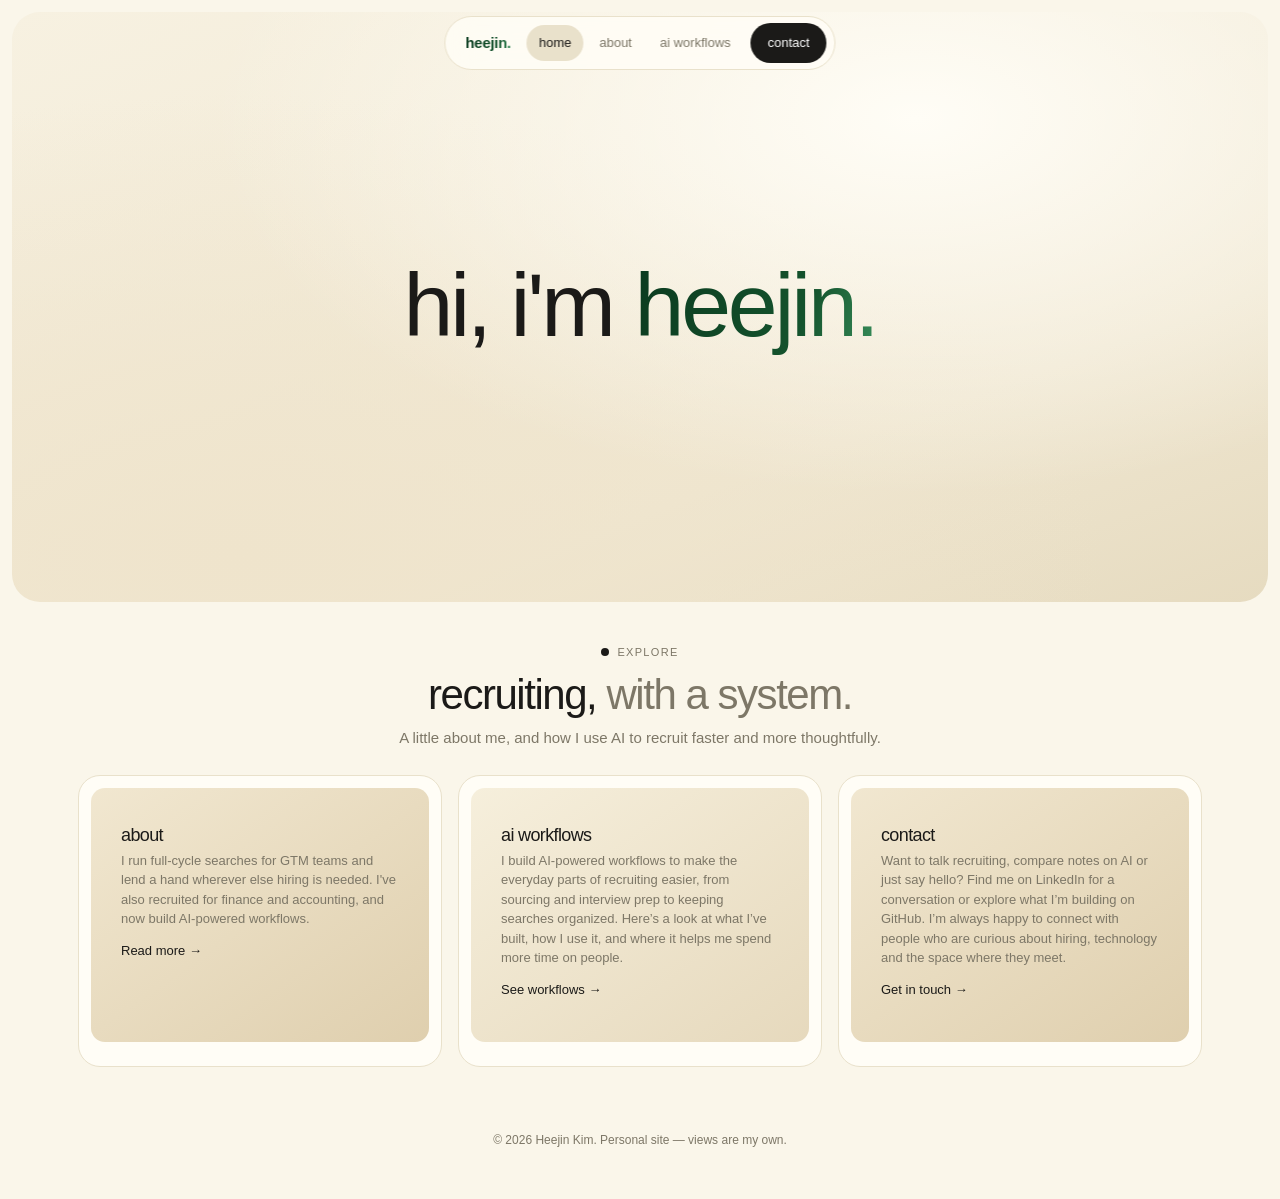
<file: index.html>
<!DOCTYPE html>
<html lang="en">
<head>
<meta charset="utf-8">
<meta name="viewport" content="width=device-width, initial-scale=1">
<meta http-equiv="Content-Security-Policy" content="default-src 'self'; style-src 'self' 'unsafe-inline'; img-src 'self' data:; script-src 'none'; object-src 'none'; base-uri 'none'; form-action 'none'">
<meta name="referrer" content="strict-origin-when-cross-origin">
<title>Heejin Kim — Talent Partner</title>
<meta name="description" content="Heejin Kim is a recruiter who builds great teams.">
<link rel="stylesheet" href="style.css">
</head>
<body>

<nav aria-label="Primary">
  <b class="name">heejin.</b>
  <a class="l on" href="index.html" aria-current="page">Home</a>
  <a class="l" href="about.html">About</a>
  <a class="l" href="ai-workflows.html">AI Workflows</a>
  <a class="btn dark" href="contact.html">Contact</a>
</nav>

<header class="hero">
  <div class="in">
    <h1>hi, i'm <span class="name">heejin.</span></h1>
</div>
</header>

<section>
  <div class="wrap">
    <div class="eyebrow">Explore</div>
    <h2>Recruiting, <span>with a system.</span></h2>
    <p class="lede">A little about me, and how I use AI to recruit faster and more thoughtfully.</p>
    <div class="three">
      <a class="c" href="about.html"><div class="ph tile" data-label=""><h3>About</h3><p>I run full-cycle searches for GTM teams and lend a hand wherever else hiring is needed. I've also recruited for finance and accounting, and now build AI-powered workflows.</p><span class="go">Read more →</span></div></a>
      <a class="c" href="ai-workflows.html"><div class="ph d2 tile" data-label=""><h3>AI Workflows</h3><p>I build AI-powered workflows to make the everyday parts of recruiting easier, from sourcing and interview prep to keeping searches organized. Here’s a look at what I’ve built, how I use it, and where it helps me spend more time on people.</p><span class="go">See workflows →</span></div></a>
      <a class="c" href="contact.html"><div class="ph tile" data-label=""><h3>Contact</h3><p>Want to talk recruiting, compare notes on AI or just say hello? Find me on LinkedIn for a conversation or explore what I’m building on GitHub. I’m always happy to connect with people who are curious about hiring, technology and the space where they meet.</p><span class="go">Get in touch →</span></div></a>
    </div>
  </div>
</section>

<footer>© 2026 Heejin Kim. Personal site — views are my own.</footer>
</body>
</html>
</file>
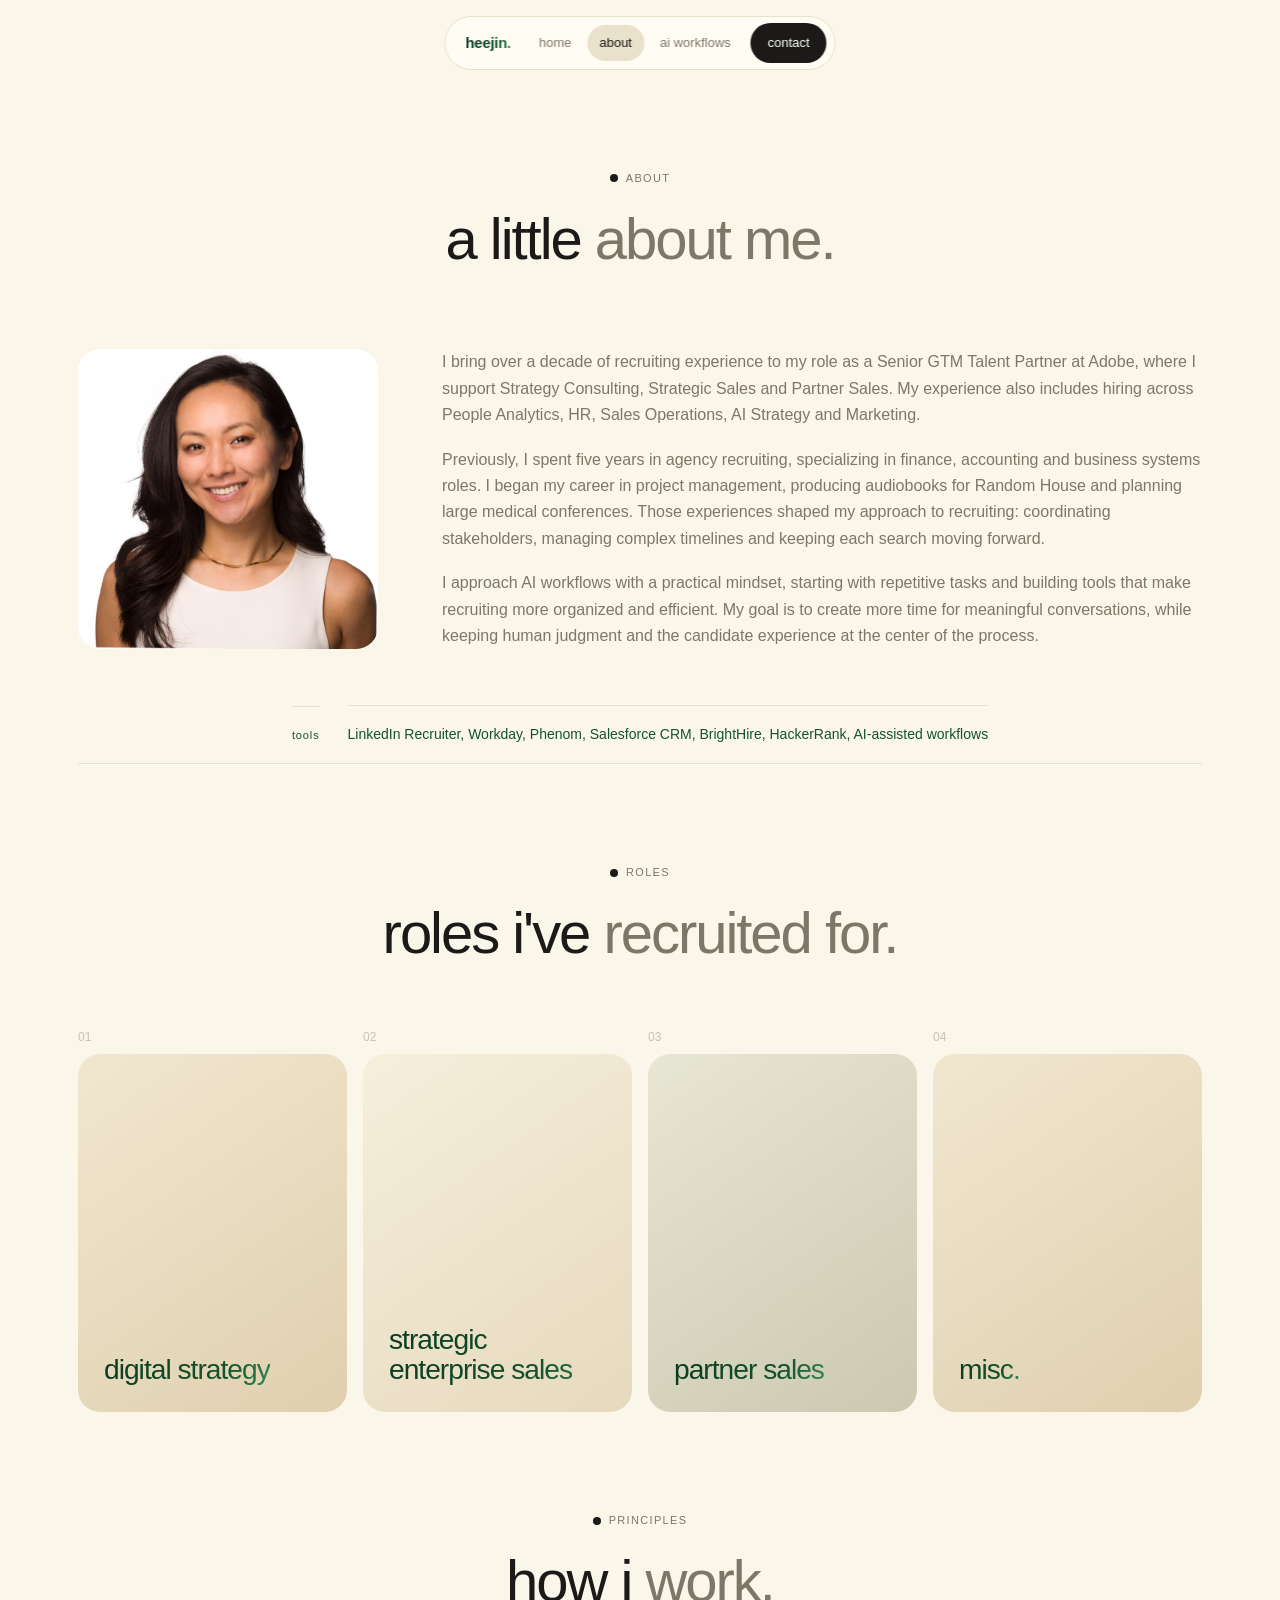
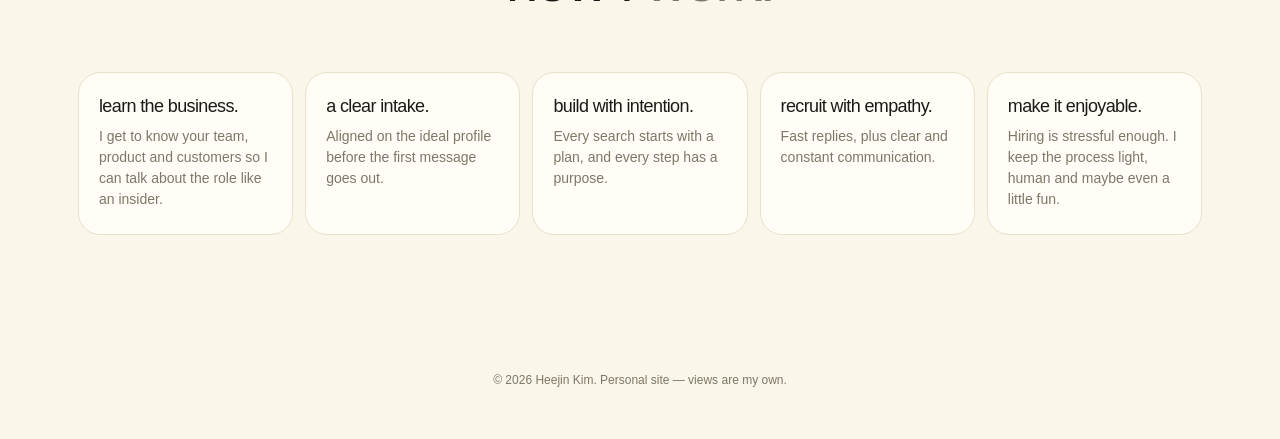
<file: about.html>
<!DOCTYPE html>
<html lang="en">
<head>
<meta charset="utf-8">
<meta name="viewport" content="width=device-width, initial-scale=1">
<meta http-equiv="Content-Security-Policy" content="default-src 'self'; style-src 'self' 'unsafe-inline'; img-src 'self' data:; script-src 'none'; object-src 'none'; base-uri 'none'; form-action 'none'">
<meta name="referrer" content="strict-origin-when-cross-origin">
<title>About — Heejin Kim</title>
<meta name="description" content="About Heejin Kim, Talent Partner and Recruiter.">
<link rel="stylesheet" href="style.css">
<style>
/* page-specific sizing, kept here so it works even if style.css is out of date */
.phead h1.sm{font-size:clamp(34px,5vw,58px)}
.spec{grid-template-columns:minmax(0,300px) 1fr;gap:64px;align-items:start}
.spec .portrait{display:block;width:100%;max-width:300px;height:auto;aspect-ratio:auto;object-fit:contain;border-radius:22px}
@media(max-width:860px){.spec{grid-template-columns:1fr}.spec .portrait{max-width:240px}}
/* about: photo on the left, text on the right, photo vertically centered to the text */
.about-grid{display:grid;grid-template-columns:minmax(0,300px) 1fr;gap:64px;align-items:center}
.about-grid .portrait{display:block;width:100%;max-width:300px;height:auto;aspect-ratio:auto;object-fit:contain;border-radius:22px;margin:0}
.about-text p{color:var(--muted);font-size:16px;line-height:1.65;margin:0 0 18px;max-width:none}
.about-text p:last-child{margin-bottom:0}
.about-grid + dl.facts{margin-top:56px;grid-template-columns:100px 1fr}
@media(max-width:860px){.about-grid{grid-template-columns:1fr;gap:28px;justify-items:start}.about-grid .portrait{max-width:240px}}
/* tools row: centered */
.about-grid + dl.facts,dl.facts{display:flex;flex-wrap:wrap;justify-content:center;align-items:baseline;gap:6px 28px;text-align:center}
.about-grid + dl.facts dt,.about-grid + dl.facts dd,dl.facts dt,dl.facts dd{margin:0}
.about-grid + dl.facts dt,.about-grid + dl.facts dd,dl.facts dt,dl.facts dd{color:#14532d}
</style>
</head>
<body>

<nav aria-label="Primary">
  <b class="name">heejin.</b>
  <a class="l" href="index.html">Home</a>
  <a class="l on" href="about.html" aria-current="page">About</a>
  <a class="l" href="ai-workflows.html">AI Workflows</a>
  <a class="btn dark" href="contact.html">Contact</a>
</nav>

<header class="phead">
  <div class="wrap">
    <div class="eyebrow">About</div>
    <h1 class="sm">a little <span>about me.</span></h1>
  </div>
</header>

<section style="padding-top:20px">
  <div class="wrap">
    <div class="about-grid">
      <img class="portrait" src="heejin.jpg" alt="Portrait of Heejin Kim">
      <div class="about-text">
        <p>I bring over a decade of recruiting experience to my role as a Senior GTM Talent Partner at Adobe, where I support Strategy Consulting, Strategic Sales and Partner Sales. My experience also includes hiring across People Analytics, HR, Sales Operations, AI Strategy and Marketing.</p>
        <p>Previously, I spent five years in agency recruiting, specializing in finance, accounting and business systems roles. I began my career in project management, producing audiobooks for Random House and planning large medical conferences. Those experiences shaped my approach to recruiting: coordinating stakeholders, managing complex timelines and keeping each search moving forward.</p>
        <p>I approach AI workflows with a practical mindset, starting with repetitive tasks and building tools that make recruiting more organized and efficient. My goal is to create more time for meaningful conversations, while keeping human judgment and the candidate experience at the center of the process.</p>
      </div>
    </div>
    <dl class="facts">
      <dt>Tools</dt><dd>LinkedIn Recruiter, Workday, Phenom, Salesforce CRM, BrightHire, HackerRank, AI-assisted workflows</dd>
    </dl>
  </div>
</section>

<section style="padding-top:0">
  <div class="wrap">
    <div class="eyebrow">Roles</div>
    <h2>roles i've <span>recruited for.</span></h2>
    <div class="team">
      <div><div class="ix">01</div>
        <div class="card" tabindex="0"><div class="inner">
          <div class="face front ph"><h3>Digital Strategy</h3></div>
          <div class="face back"><ul><li>Digital Strategist</li><li>Digital Strategy Director</li><li>Value Consultant / Engineer</li><li>Industry Strategist</li></ul></div>
        </div></div></div>
      <div><div class="ix">02</div>
        <div class="card" tabindex="0"><div class="inner">
          <div class="face front ph d2"><h3>Strategic Enterprise Sales</h3></div>
          <div class="face back"><ul><li>Global Account Director</li><li>Strategic Account Director</li><li>Strategic Pursuit Lead</li><li>Strategic Pursuit Specialist</li></ul></div>
        </div></div></div>
      <div><div class="ix">03</div>
        <div class="card" tabindex="0"><div class="inner">
          <div class="face front ph d3"><h3>Partner Sales</h3></div>
          <div class="face back"><ul><li>Global Alliance Director</li><li>Regional Alliance Manager</li><li>Field Facing Partner Sales Manager</li><li>Partner Portfolio Strategist</li><li>Partner Enablement</li></ul></div>
        </div></div></div>
      <div><div class="ix">04</div>
        <div class="card" tabindex="0"><div class="inner">
          <div class="face front ph"><h3>Misc.</h3></div>
          <div class="face back"><ul><li>Human Resources Business Partner</li><li>People Analytics</li><li>Product Marketing Manager</li><li>Product Manager</li><li>Solutions Consultant</li><li>Sales Operations</li><li>Talent Marketing</li><li>Finance</li><li>Accounting</li></ul></div>
        </div></div></div>
    </div>
  </div>
</section>

<section style="padding-top:0">
  <div class="wrap">
    <div class="eyebrow">Principles</div>
    <h2>how i <span>work.</span></h2>
    <div class="vals">
      <div><h3>Learn the business.</h3><p>I get to know your team, product and customers so I can talk about the role like an insider.</p></div>
      <div><h3>A clear intake.</h3><p>Aligned on the ideal profile before the first message goes out.</p></div>
      <div><h3>Build with intention.</h3><p>Every search starts with a plan, and every step has a purpose.</p></div>
      <div><h3>Recruit with empathy.</h3><p>Fast replies, plus clear and constant communication.</p></div>
      <div><h3>Make it enjoyable.</h3><p>Hiring is stressful enough. I keep the process light, human and maybe even a little fun.</p></div>
    </div>
  </div>
</section>

<footer>© 2026 Heejin Kim. Personal site — views are my own.</footer>
</body>
</html>
</file>
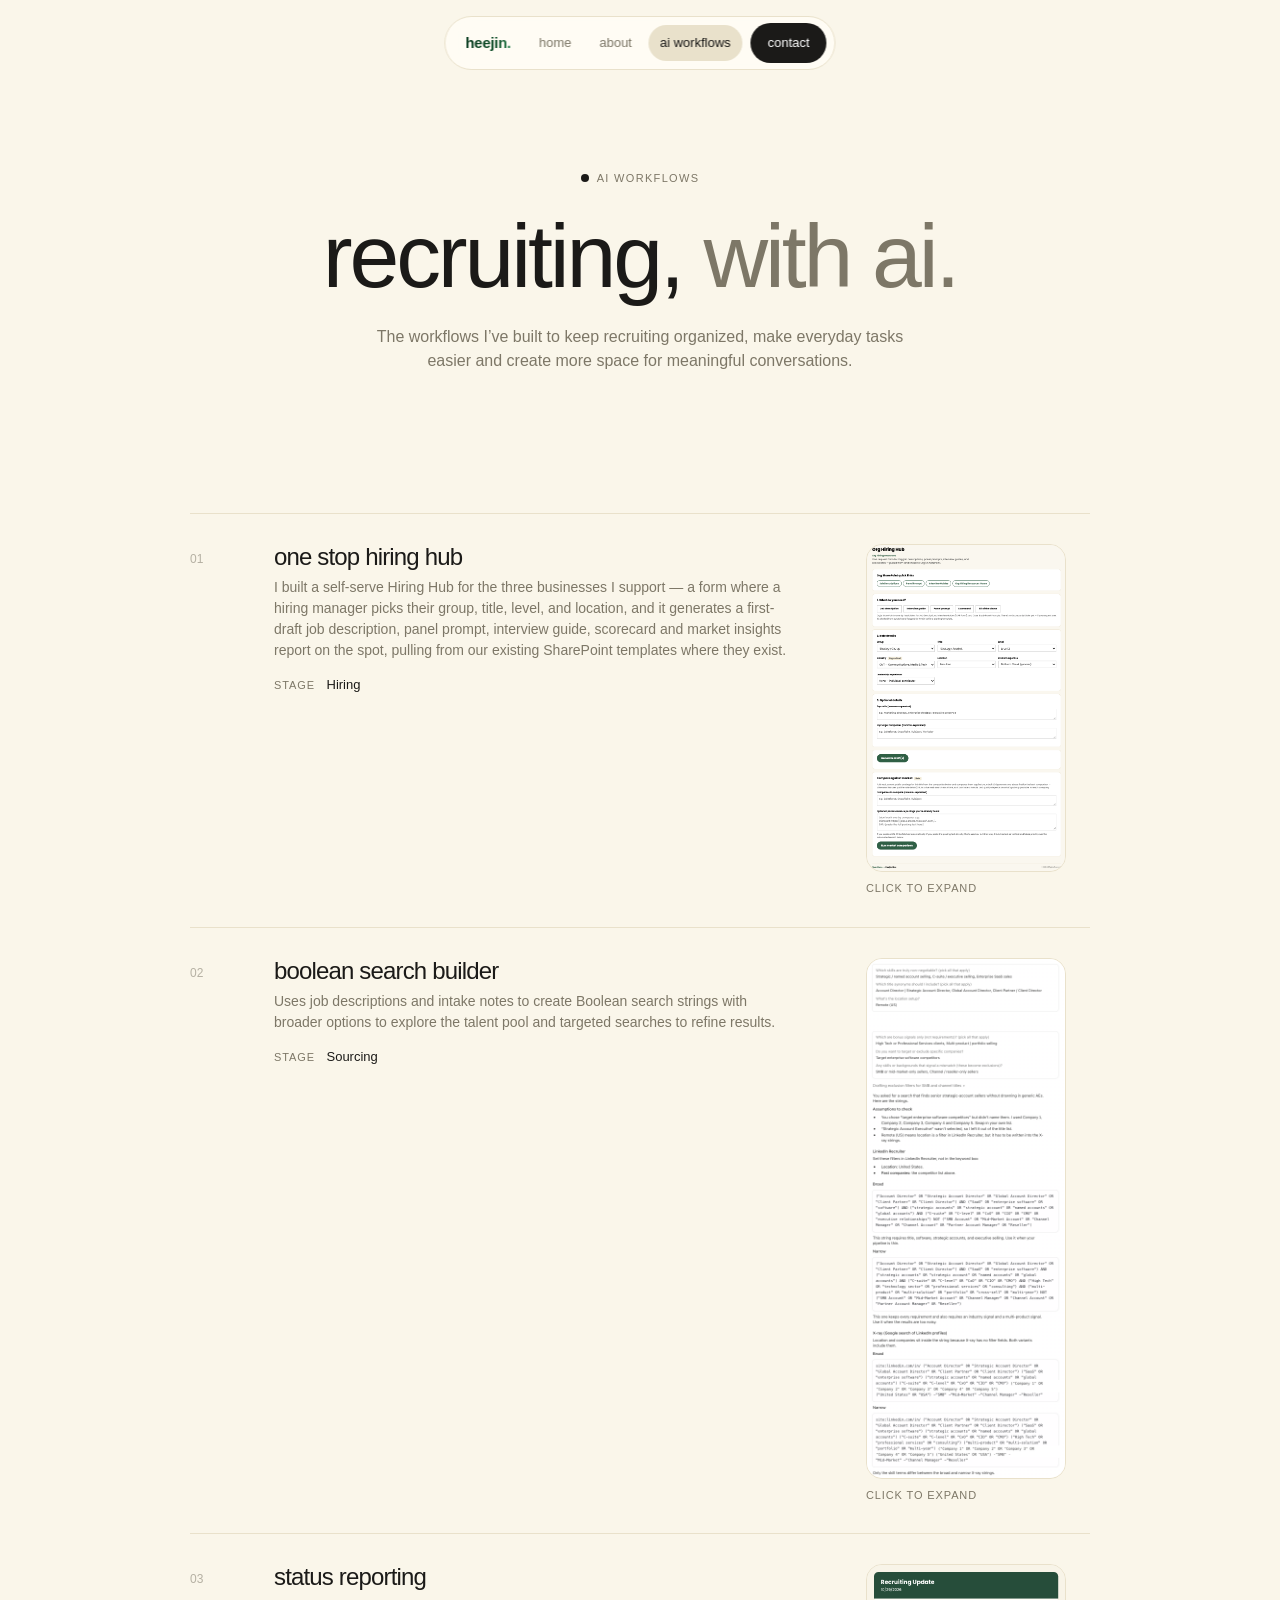
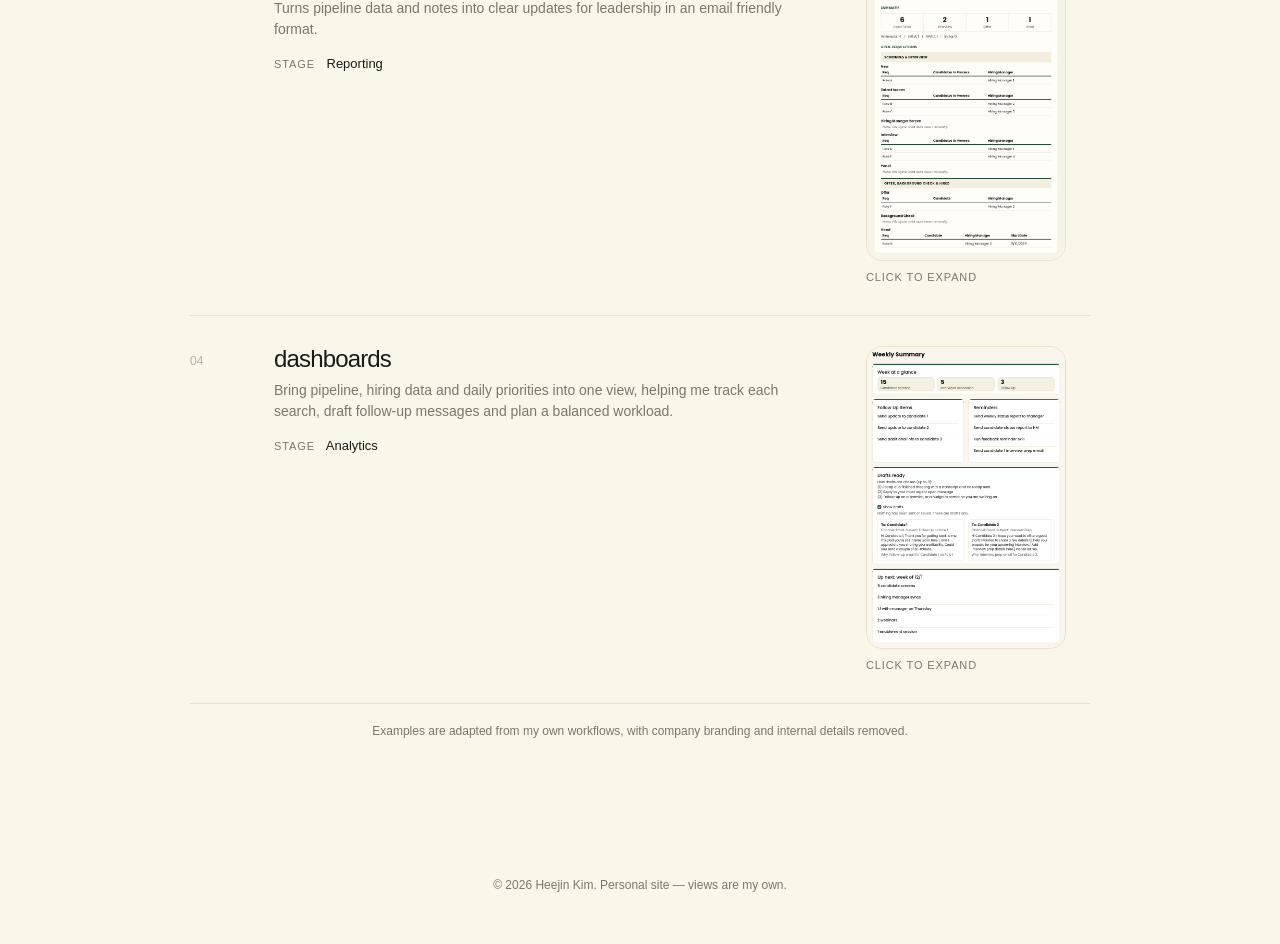
<file: ai-workflows.html>
<!DOCTYPE html>
<html lang="en">
<head>
<meta charset="utf-8">
<meta name="viewport" content="width=device-width, initial-scale=1">
<meta http-equiv="Content-Security-Policy" content="default-src 'self'; style-src 'self' 'unsafe-inline'; img-src 'self' data:; script-src 'none'; object-src 'none'; base-uri 'none'; form-action 'none'">
<meta name="referrer" content="strict-origin-when-cross-origin">
<title>AI Workflows — Heejin Kim</title>
<meta name="description" content="How Heejin Kim uses AI across the recruiting process.">
<link rel="stylesheet" href="style.css">
<style>
/* workflow screenshot + stage/tool line */
.w .shot{margin:26px 0 0;max-width:640px}
.shot-img{aspect-ratio:16/9;border-radius:16px;border:1px solid var(--line);background:linear-gradient(145deg,#f1e7d0,#e6d9bd);display:flex;align-items:center;justify-content:center;font-size:12px;letter-spacing:.08em;text-transform:uppercase;color:rgba(40,30,20,.45)}
/* screenshot to the right of the text */
.side{display:grid;grid-template-columns:minmax(0,1fr) minmax(0,200px);column-gap:48px;align-items:start}
.side h3,.side p{grid-column:1}
.side .shot{grid-column:2;grid-row:1 / span 4;margin:0;max-width:200px}
.side .shot-meta{grid-column:1}
/* lightbox: pure CSS (no JavaScript). Clicking a thumbnail jumps to #lb-N, which :target shows. */
.lb{display:none}
.lb:target{display:flex;position:fixed;inset:0;z-index:1000;align-items:center;justify-content:center;animation:lbin .25s ease}
@keyframes lbin{from{opacity:0}to{opacity:1}}
.lb-bg{position:absolute;inset:0;background:rgba(27,26,24,.72);-webkit-backdrop-filter:blur(12px);backdrop-filter:blur(12px);cursor:zoom-out}
.lb-fig{position:relative;margin:0;display:flex;flex-direction:column;align-items:center;max-width:94vw;pointer-events:none}
.lb-fig img{display:block;max-width:94vw;max-height:calc(100vh - 110px);max-height:calc(100dvh - 110px);width:auto;height:auto;border-radius:14px;background:var(--card);box-shadow:0 20px 70px rgba(0,0,0,.45)}
.lb-fig figcaption{margin-top:14px;max-width:760px;text-align:center;font-size:13px;line-height:1.5;color:#f4efdf}
.lb-x{position:absolute;top:16px;right:16px;width:44px;height:44px;border-radius:50%;display:grid;place-items:center;background:var(--card);color:var(--ink);border:1px solid var(--line);font-size:26px;line-height:1;text-decoration:none}
.lb-x:hover{transform:scale(1.06)}
body:has(.lb:target){overflow:hidden}
@media(prefers-reduced-motion:reduce){.lb:target{animation:none}}
.shot-link{display:block;text-decoration:none}
.shot-open{display:block;margin-top:8px;font-size:11px;letter-spacing:.08em;text-transform:uppercase;color:var(--muted)}
.shot-link:hover .shot-photo{box-shadow:0 6px 20px rgba(0,0,0,.12)}
.shot-link:hover .shot-open{color:var(--ink)}
.shot-photo{display:block;width:100%;height:auto;border-radius:16px;border:1px solid var(--line)}
@media(max-width:860px){.side{grid-template-columns:1fr}.side .shot{grid-column:1;grid-row:auto;margin-top:26px}}
.shot-meta{display:flex;gap:28px;margin-top:14px;font-size:13px;color:var(--ink)}
.shot-meta b{font-weight:500;color:var(--muted);text-transform:uppercase;letter-spacing:.08em;font-size:11px;margin-right:8px}
</style>
</head>
<body>

<nav aria-label="Primary">
  <b class="name">heejin.</b>
  <a class="l" href="index.html">Home</a>
  <a class="l" href="about.html">About</a>
  <a class="l on" href="ai-workflows.html" aria-current="page">AI Workflows</a>
  <a class="btn dark" href="contact.html">Contact</a>
</nav>

<header class="phead">
  <div class="wrap">
    <div class="eyebrow">AI Workflows</div>
    <h1>Recruiting, <span>with AI.</span></h1>
    <p class="lede">The workflows I’ve built to keep recruiting organized, make everyday tasks easier and create more space for meaningful conversations.</p>
  </div>
</header>

<section style="padding-top:20px">
  <div class="wrap">
    <div class="wf">
      <div class="w"><span class="ix">01</span><div class="side"><h3>One Stop Hiring Hub</h3><p>I built a self-serve Hiring Hub for the three businesses I support — a form where a hiring manager picks their group, title, level, and location, and it generates a first-draft job description, panel prompt, interview guide, scorecard and market insights report on the spot, pulling from our existing SharePoint templates where they exist.</p>
        <div class="shot-meta"><span><b>Stage</b> Hiring</span></div>
        <figure class="shot">
          <a class="shot-link" href="#lb-1" title="Click to expand"><img class="shot-photo" src="hiring-hub-strategy.png" alt="Screenshot of the One Stop Hiring Hub request form"><span class="shot-open">Click to expand</span></a>
        </figure></div></div>
      <div class="w"><span class="ix">02</span><div class="side"><h3>Boolean search builder</h3><p>Uses job descriptions and intake notes to create Boolean search strings with broader options to explore the talent pool and targeted searches to refine results.</p>
        <div class="shot-meta"><span><b>Stage</b> Sourcing</span></div>
        <figure class="shot">
          <a class="shot-link" href="#lb-2" title="Click to expand"><img class="shot-photo" src="boolean-search-anon.png" alt="Screenshot of Boolean search builder output: LinkedIn Recruiter and X-ray search strings"><span class="shot-open">Click to expand</span></a>
        </figure></div></div>
      <div class="w"><span class="ix">03</span><div class="side"><h3>Status reporting</h3><p>Turns pipeline data and notes into clear updates for leadership in an email friendly format.</p>
        <div class="shot-meta"><span><b>Stage</b> Reporting</span></div>
        <figure class="shot">
          <a class="shot-link" href="#lb-3" title="Click to expand"><img class="shot-photo" src="status-report.png" alt="Sample status report with placeholder reqs: summary counts and open requisitions by stage"><span class="shot-open">Click to expand</span></a>
        </figure></div></div>
      <div class="w"><span class="ix">04</span><div class="side"><h3>Dashboards</h3><p>Bring pipeline, hiring data and daily priorities into one view, helping me track each search, draft follow-up messages and plan a balanced workload.</p>
        <div class="shot-meta"><span><b>Stage</b> Analytics</span></div>
        <figure class="shot">
          <a class="shot-link" href="#lb-4" title="Click to expand"><img class="shot-photo" src="dashboard.png" alt="Sample weekly summary dashboard with placeholder data: week at a glance, follow ups, reminders, drafts and next week"><span class="shot-open">Click to expand</span></a>
        </figure></div></div>
    </div>
    <p class="note">Examples are adapted from my own workflows, with company branding and internal details removed.</p>
  </div>
</section>

<div class="lb" id="lb-1" role="dialog" aria-modal="true" aria-label="Screenshot of the One Stop Hiring Hub request form">
  <a class="lb-bg" href="#close" aria-label="Close image"></a>
  <figure class="lb-fig"><img src="hiring-hub-strategy.png" alt="Screenshot of the One Stop Hiring Hub request form"><figcaption>Screenshot of the One Stop Hiring Hub request form</figcaption></figure>
  <a class="lb-x" href="#close" aria-label="Close image">&times;</a>
</div>
<div class="lb" id="lb-2" role="dialog" aria-modal="true" aria-label="Screenshot of Boolean search builder output: LinkedIn Recruiter and X-ray search strings">
  <a class="lb-bg" href="#close" aria-label="Close image"></a>
  <figure class="lb-fig"><img src="boolean-search-anon.png" alt="Screenshot of Boolean search builder output: LinkedIn Recruiter and X-ray search strings"><figcaption>Screenshot of Boolean search builder output: LinkedIn Recruiter and X-ray search strings</figcaption></figure>
  <a class="lb-x" href="#close" aria-label="Close image">&times;</a>
</div>
<div class="lb" id="lb-3" role="dialog" aria-modal="true" aria-label="Sample status report with placeholder reqs: summary counts and open requisitions by stage">
  <a class="lb-bg" href="#close" aria-label="Close image"></a>
  <figure class="lb-fig"><img src="status-report.png" alt="Sample status report with placeholder reqs: summary counts and open requisitions by stage"><figcaption>Sample status report with placeholder reqs: summary counts and open requisitions by stage</figcaption></figure>
  <a class="lb-x" href="#close" aria-label="Close image">&times;</a>
</div>
<div class="lb" id="lb-4" role="dialog" aria-modal="true" aria-label="Sample weekly summary dashboard with placeholder data: week at a glance, follow ups, reminders, drafts and next week">
  <a class="lb-bg" href="#close" aria-label="Close image"></a>
  <figure class="lb-fig"><img src="dashboard.png" alt="Sample weekly summary dashboard with placeholder data: week at a glance, follow ups, reminders, drafts and next week"><figcaption>Sample weekly summary dashboard with placeholder data: week at a glance, follow ups, reminders, drafts and next week</figcaption></figure>
  <a class="lb-x" href="#close" aria-label="Close image">&times;</a>
</div>

<footer>© 2026 Heejin Kim. Personal site — views are my own.</footer>
</body>
</html>
</file>
<file: style.css>
:root{
  --bg:#faf6ea; --card:#fffdf6; --ink:#1b1a18; --muted:#7d7767; --line:#e9e1cb;
  --tan:#d7b799; --dark:#2a2a2a; --radius:22px;
}
*{box-sizing:border-box;margin:0;padding:0}
html{scroll-behavior:smooth}
body{background:var(--bg);color:var(--ink);font-family:"Inter","Helvetica Neue",Helvetica,Arial,sans-serif;-webkit-font-smoothing:antialiased;line-height:1.5}
a{color:inherit;text-decoration:none}
.wrap{max-width:1180px;margin:0 auto;padding:0 28px}
section{padding:100px 0}
h1,h2,h3{font-weight:500;letter-spacing:-.035em;line-height:1.05}
h2{font-size:clamp(34px,5vw,58px);text-align:center}
h2 span{color:var(--muted)}
em{font-family:Georgia,"Times New Roman",serif;font-weight:400;letter-spacing:-.02em}
.eyebrow{display:flex;align-items:center;justify-content:center;gap:8px;font-size:11px;letter-spacing:.12em;text-transform:uppercase;color:var(--muted);margin-bottom:22px}
.eyebrow::before{content:"";width:8px;height:8px;border-radius:50%;background:var(--ink)}
.lede{max-width:560px;margin:22px auto 0;text-align:center;color:var(--muted);font-size:16px}
.btn{display:inline-flex;align-items:center;gap:8px;padding:13px 22px;border-radius:999px;font-size:14px;font-weight:500;border:1px solid transparent;transition:.2s}
.btn.dark{background:var(--ink);color:#fff}.btn.dark:hover{background:#000;transform:translateY(-1px)}
.btn.light{background:#fff;color:var(--ink)}.btn.light:hover{transform:translateY(-1px)}
.btn.ghost{border-color:var(--line);background:transparent}

/* nav */
nav{position:fixed;top:16px;left:50%;transform:translateX(-50%);z-index:10;display:flex;gap:4px;align-items:center;background:rgba(255,253,246,.85);backdrop-filter:blur(14px);border:1px solid var(--line);border-radius:999px;padding:6px 8px 6px 20px;white-space:nowrap}
nav b{font-weight:600;letter-spacing:-.02em;margin-right:12px;font-size:15px}
nav a.l{font-size:13px;color:var(--muted);padding:8px 12px;border-radius:999px}
nav a.l:hover,nav a.l.on{color:var(--ink)}
nav a.l.on{background:var(--line)}
nav .btn{padding:9px 16px;font-size:13px;margin-left:4px}

/* page header (inner pages) */
.phead{padding:170px 0 60px;text-align:center}
.phead h1{font-size:clamp(44px,7vw,92px)}
.phead h1 span{color:var(--muted)}

/* home hero */
.hero{margin:12px;border-radius:28px;min-height:94vh;display:flex;align-items:center;justify-content:center;text-align:center;color:var(--ink);position:relative;overflow:hidden;
  background:radial-gradient(ellipse at 72% 18%,#fffdf6 0%,transparent 55%),radial-gradient(ellipse at 18% 92%,#efe4cc 0%,transparent 60%),linear-gradient(160deg,#f7f1e1,#efe6d0 70%,#e6dbc0)}
.hero .in{position:relative;z-index:1;padding:0 24px}
.pill{display:inline-flex;gap:8px;align-items:center;background:rgba(255,255,255,.65);border:1px solid #e4dcc6;border-radius:999px;padding:6px 14px;font-size:12px;margin-bottom:26px;color:#6b665c}
.pill::before{content:"";width:6px;height:6px;border-radius:50%;background:var(--ink)}
.hero h1{font-size:clamp(46px,8vw,104px);color:var(--ink)}
.hero h1 span{color:#8a8372}
.hero p{max-width:460px;margin:24px auto 34px;color:#6b665c}
.hero .row{display:flex;gap:10px;justify-content:center;flex-wrap:wrap}
.logos{display:flex;gap:34px;justify-content:center;margin-top:60px;font-size:13px;color:#8a8372;flex-wrap:wrap;letter-spacing:.04em}

/* placeholders */
.ph{background:linear-gradient(145deg,#f1e7d0,#dfcfae);border-radius:16px;position:relative;overflow:hidden}
.ph::after{content:attr(data-label);position:absolute;left:14px;bottom:12px;font-size:11px;color:rgba(40,30,20,.55);letter-spacing:.08em;text-transform:uppercase}
.ph.d2{background:linear-gradient(145deg,#f6efdc,#e6d9bd)}
.ph.d3{background:linear-gradient(145deg,#e8e6d4,#cbc9b0)}

/* link cards (home) */
.three{display:grid;grid-template-columns:repeat(3,1fr);gap:16px;margin-top:64px}
.three .c{background:var(--card);border:1px solid var(--line);border-radius:var(--radius);padding:12px 12px 24px;transition:.2s;display:block}
a.c:hover{transform:translateY(-3px);border-color:#d6d0c2}
.three .ph{aspect-ratio:4/3;border-radius:14px}
.three h3{font-size:19px;margin:18px 10px 6px}
.three p{font-size:13px;color:var(--muted);margin:0 10px}
.three .go{display:block;font-size:13px;margin:14px 10px 0;font-weight:500}

/* numbers */
.num-hero{margin-top:60px;background:var(--dark);color:#fff;border-radius:var(--radius);padding:44px;display:flex;justify-content:space-between;align-items:flex-end;gap:30px;flex-wrap:wrap}
.num-hero .big{font-size:clamp(70px,12vw,140px);font-weight:300;letter-spacing:-.06em;line-height:.9}
.num-hero .big small{font-size:.35em;opacity:.5}
.num-hero p{max-width:280px;font-size:14px;opacity:.7}
.stats{display:grid;grid-template-columns:repeat(3,1fr);gap:14px;margin-top:14px}
.stat{background:var(--card);border:1px solid var(--line);border-radius:var(--radius);padding:30px}
.stat .n{font-size:56px;font-weight:300;letter-spacing:-.05em;line-height:1}
.stat .n small{font-size:.35em;color:var(--muted);margin-left:4px}
.stat p{color:var(--muted);font-size:13px;margin-top:14px}
.note{text-align:center;font-size:12px;color:var(--muted);margin-top:18px}

/* about */
.spec{display:grid;grid-template-columns:1fr 1fr;gap:56px;align-items:start}
.spec h2{text-align:left}
.spec .ph{aspect-ratio:4/5;border-radius:var(--radius)}
.spec .body p{color:var(--muted);margin-top:18px;max-width:480px}
.tags{display:flex;gap:8px;flex-wrap:wrap;margin:26px 0}
.tags span{font-size:11px;letter-spacing:.06em;text-transform:uppercase;border:1px solid var(--line);background:var(--card);padding:6px 12px;border-radius:8px;color:var(--muted)}
dl{display:grid;grid-template-columns:110px 1fr;gap:0;margin-top:30px}
dt,dd{padding:14px 0;border-top:1px solid var(--line);font-size:13px}
dt{color:var(--muted);text-transform:uppercase;letter-spacing:.08em;font-size:11px;padding-top:16px}
.team{display:grid;grid-template-columns:repeat(4,1fr);gap:16px;margin-top:64px}
.team .ph{aspect-ratio:3/4}
.team .ix{font-size:12px;color:#c7c2b6;margin-bottom:8px}
.team b{display:block;font-weight:500;font-size:15px;margin-top:12px}
.team span{font-size:12px;color:var(--muted)}
.vals{display:grid;grid-template-columns:repeat(3,1fr);gap:14px;margin-top:60px}
.vals div{background:var(--card);border:1px solid var(--line);border-radius:var(--radius);padding:30px}
.vals h3{font-size:20px;margin-bottom:10px}
.vals p{font-size:14px;color:var(--muted)}

/* AI workflows */
.wf{max-width:900px;margin:60px auto 0}
.w{display:grid;grid-template-columns:60px 1fr auto;gap:24px;padding:30px 0;border-top:1px solid var(--line);align-items:start}
.w:last-child{border-bottom:1px solid var(--line)}
.w .ix{font-size:12px;color:#b5b0a3;padding-top:6px}
.w h3{font-size:24px;margin-bottom:8px}
.w p{color:var(--muted);font-size:14px;max-width:520px}
.w .t{font-size:11px;border:1px solid var(--line);padding:4px 10px;border-radius:999px;color:var(--muted);white-space:nowrap}
.guard{margin:60px auto 0;max-width:900px;background:var(--dark);color:#fff;border-radius:var(--radius);padding:40px}
.guard h3{font-size:26px;margin-bottom:10px}
.guard p{opacity:.7;font-size:14px;max-width:560px}

/* contact */
.cta{background:var(--card);border:1px solid var(--line);border-radius:var(--radius);padding:64px 24px;text-align:center;max-width:800px;margin:0 auto}
.cta h2{font-size:clamp(32px,4.5vw,52px)}
.cta .row{display:flex;gap:10px;justify-content:center;margin-top:28px;flex-wrap:wrap}
footer{padding:36px 0 50px;text-align:center;font-size:12px;color:var(--muted)}

@media(max-width:860px){
  section{padding:70px 0}
  nav{padding-left:14px}nav b{display:none}
  nav a.l{padding:8px 9px;font-size:12px}
  .three,.stats,.vals{grid-template-columns:1fr}
  .team{grid-template-columns:1fr 1fr}
  .spec{grid-template-columns:1fr}
  .w{grid-template-columns:1fr;gap:8px}
  .xobj{width:60vw;right:-14%}.hero .sub{top:48%;max-width:60vw}
}
@media(prefers-reduced-motion:reduce){html{scroll-behavior:auto}.btn,.three .c{transition:none}}

/* lowercase headings, labels, nav and buttons */
h1,h2,h3,.eyebrow,nav,.btn,.team b,.w .t,.tags span,.stat p,.num-hero p,dt{text-transform:lowercase}

/* flip cards (about > roles) */
.team .card{perspective:1200px;aspect-ratio:3/4;outline:none;cursor:default}
.team .inner{position:relative;width:100%;height:100%;transform-style:preserve-3d;transition:transform .7s cubic-bezier(.2,.7,.2,1)}
.team .card:hover .inner,.team .card:focus .inner,.team .card:focus-within .inner{transform:rotateY(180deg)}
.team .face{position:absolute;inset:0;border-radius:var(--radius);-webkit-backface-visibility:hidden;backface-visibility:hidden;padding:26px}
.team .front{aspect-ratio:auto;display:flex;align-items:flex-end}
.team .front::after{display:none}
.team .front h3{font-size:clamp(22px,2.2vw,30px);line-height:1.1}
.team .back{transform:rotateY(180deg);background:var(--card);border:1px solid var(--line);display:flex;align-items:center}
.team .back ul{list-style:none;display:grid;gap:10px}
.team .back li{font-size:14px;letter-spacing:-.01em;padding-bottom:10px;border-bottom:1px solid var(--line)}
.team .back li:last-child{border-bottom:0;padding-bottom:0}
.team .card:focus-visible .face{outline:2px solid var(--ink);outline-offset:3px}
@media(prefers-reduced-motion:reduce){.team .inner{transition:none}}

/* eyebrow labels (dot + small text) stay uppercase */
.eyebrow{text-transform:uppercase}

/* forest green, shiny name */
.name,.phead h1 span.name,h2 span.name{
  background:linear-gradient(110deg,#0b3a1f 0%,#14532d 30%,#3f9a63 46%,#14532d 58%,#0b3a1f 80%,#14532d 100%);
  background-size:250% 100%;background-position:0% 50%;
  -webkit-background-clip:text;background-clip:text;-webkit-text-fill-color:transparent;color:#14532d;
  animation:shine 5s ease-in-out infinite}
@keyframes shine{0%,100%{background-position:0% 50%}50%{background-position:100% 50%}}
@media(prefers-reduced-motion:reduce){.name{animation:none}}

/* card backs: smaller text so every role list fits */
.team .back{padding:18px 20px}
.team .back ul{gap:7px;width:100%}
.team .back li{font-size:clamp(11px,1.05vw,13px);line-height:1.25;padding-bottom:7px}
@media(max-width:860px){.team .back li{font-size:12px}}

/* misc card has 9 items: tighten further */
.team .card:last-child .back{padding:14px 18px}
.team .card:last-child .back ul{gap:4px}
.team .card:last-child .back li{font-size:clamp(10px,.95vw,12px);line-height:1.2;padding-bottom:4px}

/* gray buttons */
.btn.gray-l{background:#d8d5cd;color:var(--ink)}.btn.gray-l:hover{background:#cdcac1;transform:translateY(-1px)}
.btn.gray-m{background:#8c887e;color:#fff}.btn.gray-m:hover{background:#7d796f;transform:translateY(-1px)}

@media(max-width:600px){nav{padding:6px 6px 6px 8px;gap:0}nav a.l{padding:8px 7px;font-size:11px}nav .btn{padding:8px 12px;font-size:11px}}

/* front of role cards: same shiny forest green as the name */
.team .front h3{
  background:linear-gradient(110deg,#0b3a1f 0%,#14532d 30%,#3f9a63 46%,#14532d 58%,#0b3a1f 80%,#14532d 100%);
  background-size:250% 100%;background-position:0% 50%;
  -webkit-background-clip:text;background-clip:text;-webkit-text-fill-color:transparent;color:#14532d;
  animation:shine 5s ease-in-out infinite}
@media(prefers-reduced-motion:reduce){.team .front h3{animation:none}}

/* solid forest green button (no shine) */
.btn.green{background:#14532d;color:#fff}.btn.green:hover{background:#0b3a1f;transform:translateY(-1px)}

/* inverse of .btn.green: white with forest green text */
.btn.green-inv{background:#fff;color:#14532d;border-color:#14532d}.btn.green-inv:hover{background:#eef5f0;transform:translateY(-1px)}

/* home hero: space between headline and buttons */
.hero h1{padding-bottom:.12em}
.hero .row{margin-top:clamp(36px,5vw,60px)}

/* home: four link cards */
.three.four{grid-template-columns:repeat(4,1fr);gap:14px}.three.four .c{padding:10px 10px 22px}.three.four h3{font-size:17px}
@media(max-width:900px){.three.four{grid-template-columns:1fr 1fr}}
@media(max-width:600px){.three.four{grid-template-columns:1fr}}

/* home hero: halve the gap between headline and buttons */
.hero h1{padding-bottom:.06em}
.hero .row{margin-top:clamp(18px,2.5vw,30px)}

/* home cards: colour fills the card, text sits on top, white frame stays */
.three.four .tile{aspect-ratio:auto;min-height:300px;border-radius:14px;padding:24px 22px;display:flex;flex-direction:column;justify-content:flex-end}
.three.four .tile::after{display:none}
.three.four .tile h3{margin:0 0 8px;font-size:20px}
.three.four .tile p{margin:0;color:#5f594c}
.three.four .tile .go{margin:16px 0 0}
.three.four .c{padding:10px}

/* ai workflows: tools row */
.tools{max-width:900px;margin:90px auto 0;text-align:center}
.tools h2{font-size:clamp(28px,4vw,44px)}
.tools .tags{justify-content:center;gap:10px;margin-top:30px}
.tools .tags span{font-size:13px;letter-spacing:0;text-transform:none;padding:10px 18px;border-radius:999px;color:var(--ink)}

/* how i work: four cards */
.vals{grid-template-columns:repeat(4,1fr)}
@media(max-width:1000px){.vals{grid-template-columns:1fr 1fr}}
@media(max-width:600px){.vals{grid-template-columns:1fr}}

/* how i work: five cards */
.vals{grid-template-columns:repeat(5,1fr);gap:12px}
.vals div{padding:24px 20px}
.vals h3{font-size:18px}
@media(max-width:1100px){.vals{grid-template-columns:1fr 1fr}}
@media(max-width:600px){.vals{grid-template-columns:1fr}}

/* about portrait */
.portrait{display:block;width:100%;aspect-ratio:4/5;object-fit:cover;object-position:50% 20%;border-radius:var(--radius)}

/* about portrait: smaller, shorter than the text beside it */
.spec{grid-template-columns:minmax(0,340px) 1fr;gap:64px}
.portrait{aspect-ratio:1/1;max-width:340px;object-position:50% 25%}
@media(max-width:860px){.spec{grid-template-columns:1fr}.portrait{max-width:300px}}

/* keep the portrait square (the HTML height attribute was stretching it) */
.portrait{height:auto}

/* portrait: show the whole photo at its natural shape, just smaller */
.portrait{width:100%;max-width:300px;height:auto;aspect-ratio:auto;object-fit:contain;border-radius:var(--radius)}
@media(max-width:860px){.portrait{max-width:260px}}

/* about page title: same size as the section headings */
.phead h1.sm{font-size:clamp(34px,5vw,58px)}

/* about: focus/tools/location row spans the full width under photo + text */
dl.facts{margin-top:56px;grid-template-columns:140px 1fr;border-bottom:1px solid var(--line)}
dl.facts dt,dl.facts dd{padding:18px 0}
dl.facts dt{padding-top:20px}
dl.facts dd{font-size:14px}
@media(max-width:600px){dl.facts{grid-template-columns:100px 1fr}}

/* home: hero + explore section fit in one screen (desktop) */
.hero{min-height:0;padding:96px 0 26px}
.hero h1{font-size:clamp(46px,7vw,92px);padding-bottom:.04em}
.hero + section{padding:30px 0 28px}
.hero + section .eyebrow{margin-bottom:12px}
.hero + section h2{font-size:clamp(28px,3.4vw,42px)}
.hero + section .lede{margin-top:10px;font-size:15px}
.hero + section .three{margin-top:26px}
.hero + section .three.four .tile,.hero + section .three .tile{min-height:0;padding:20px 20px}
.hero + section .tile h3{font-size:18px;margin-bottom:6px}
.hero + section .tile p{font-size:13px;line-height:1.5}
.hero + section .tile .go{margin-top:12px;font-size:13px}
@media(max-width:860px){.hero{padding:96px 0 30px}.hero + section{padding:40px 0}}

/* home hero: taller background band, same font size */
.hero{padding:96px 0 90px}
@media(max-width:860px){.hero{padding:96px 0 70px}}

/* home hero: a bit taller again */
.hero{min-height:590px;padding:0;display:flex;align-items:center;justify-content:center}
.hero .in{width:100%;text-align:center}
.hero h1{margin:0}
@media(max-width:860px){.hero{min-height:420px;padding:0}}
</file>
